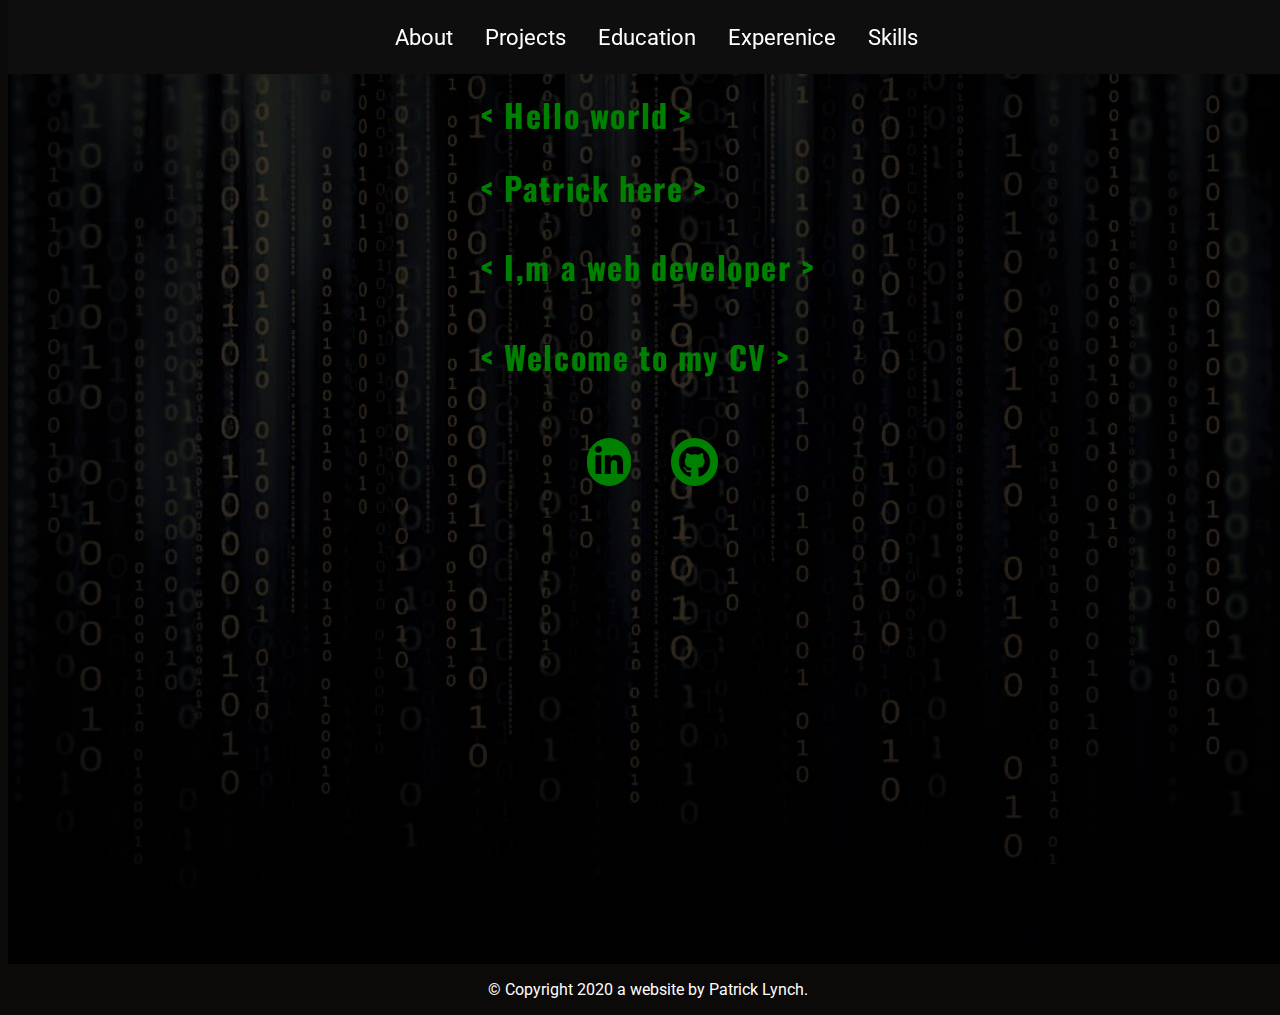
<file: index.html>
<!DOCTYPE html>
<html lang="en">
    <head>
        <meta charset="UTF-8">
        <meta name="viewport" content="width=device-width, initial-scale=1.0">
        <title>About page</title>
        <!-- links to stylesheets -->
        <link rel="stylesheet" href="assets/style.css">
        <!-- <link rel="stylesheet" href="assets/style2.css"> -->
        <!-- <link rel="stylesheet" href="style2.css">  -->
    </head>
    <body>
        <header>
            <!-- start of navbar -->
            <nav class="nav-container">
                <a href="index.html" class="nav-flex-item">About</a>
                <a href="projects.html" class="nav-flex-item">Projects</a>
                <a href="education.html" class="nav-flex-item">Education</a>
                <a href="experenice.html" class="nav-flex-item">Experenice</a>
                <a href="skills.html" class="nav-flex-item">Skills</a>
            </nav>
            <!-- end nav -->
        </header>
        <!-- start of main -->
        <main class="main-section">
            <!-- callout section -->
            <section class="callout-section">
                <div class="callout-section-content">
                    <div class="flex-item-wrapper text-oswald">
                        <h2 class="callout-section-flex-item">&lt; Hello world &gt;</h2>
                        <h2 class="callout-section-flex-item"> &lt; Patrick here &gt;</h2>
                        <h3 class="callout-section-flex-item">&lt; I,m a web developer &gt;</h3>
                        <h4 class="callout-section-flex-item">&lt; Welcome to my CV &gt;</h4>
                    </div>
                </div>
                <!-- socail links -->
                <div class="social-links">
                    <a href="https://www.linkedin.com/in/patrick-lynch-5b831317b/" target="_blank">
                        <i class="fab fa-linkedin-in  social-icon-footer-icon"></i>
                    </a>
                    <a href="https://github.com/plyn85" target="_blank">
                        <i class="fab fa-github  social-icon-footer-icon"></i>
                    </a>
                </div>
            </section>
        </main>
        <!-- end main -->
        <!-- start of footer -->
        <footer class="white">
            <div class="home-footer-div home-footer-div-alt-two-css">© Copyright 2020 a website by Patrick Lynch.</div>
        </footer>
        <!-- end footer -->
    </body>
</html>
</file>
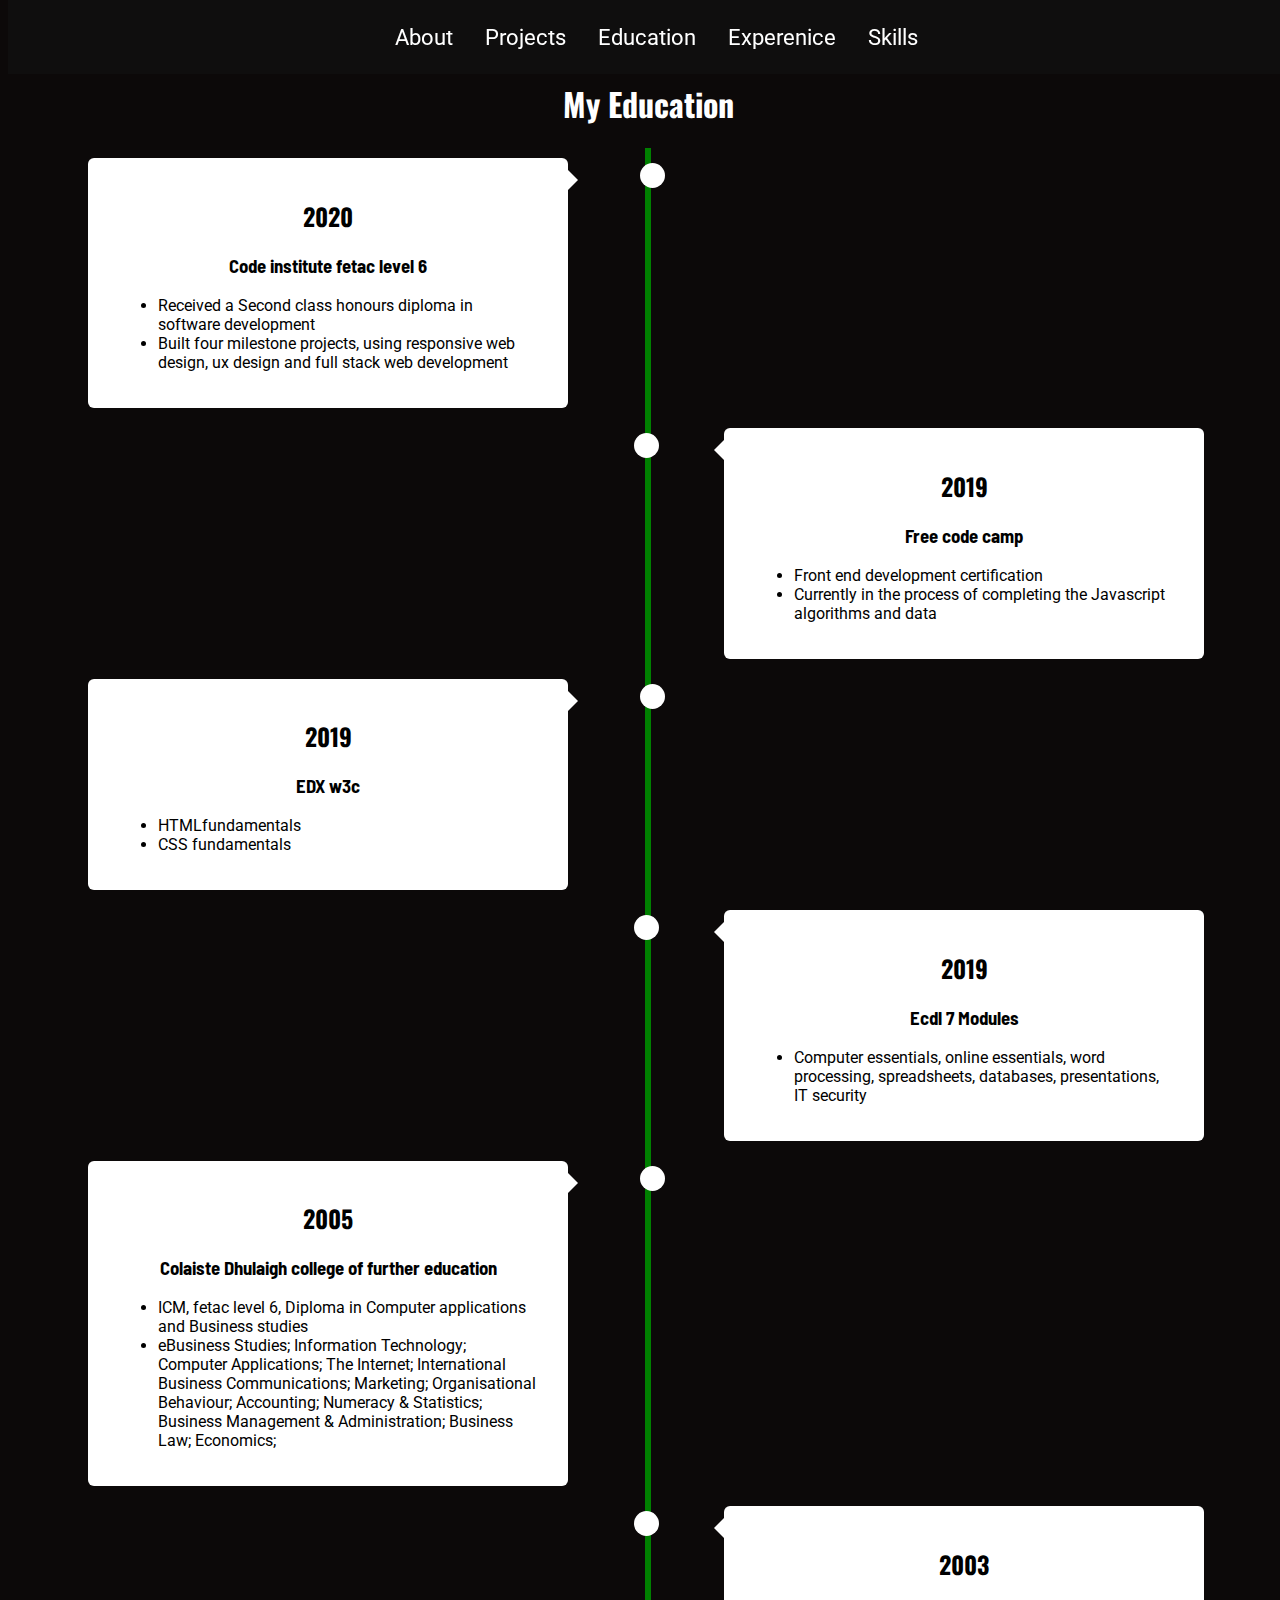
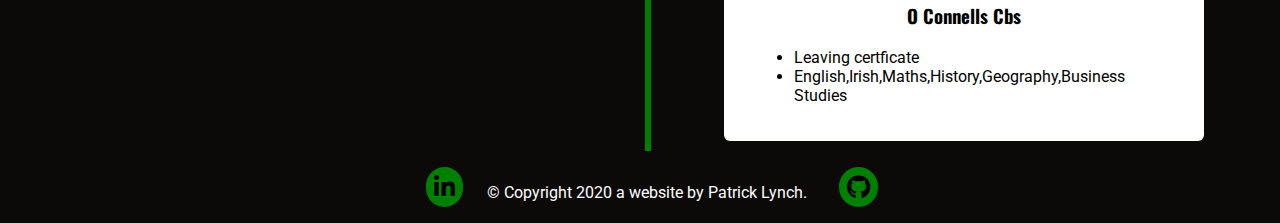
<file: education.html>
<!DOCTYPE html>
<html lang="en">
    <head>
        <meta charset="UTF-8">
        <meta name="viewport" content="width=device-width, initial-scale=1.0">
        <title>Education page</title>
        <!-- links to stylesheets -->
        <link rel="stylesheet" href="assets/style.css">
        <!-- <link rel="stylesheet" href="style1.css">
    <link rel="stylesheet" href="style2.css"> -->
    </head>
    <body>
        <!-- start of navbar -->
        <nav class="nav-container">
            <a href="index.html" class="nav-flex-item">About</a>
            <a href="projects.html" class="nav-flex-item">Projects</a>
            <a href="education.html" class="nav-flex-item">Education</a>
            <a href="experenice.html" class="nav-flex-item">Experenice</a>
            <a href="skills.html" class="nav-flex-item">Skills</a>
        </nav>
        <main>
            <h1 class="text-center white text-oswald">My Education</h1>
            <section class="timeline">
                <div class="container left">
                    <div class="content">
                        <h2 class="text-center text-oswald">2020</h2>
                        <h3 class="text-center text-barlow">Code institute fetac level 6</h3>
                        <ul>
                            <li>Received a Second class honours diploma in software development</li>
                            <li>Built four milestone projects, using responsive web design, ux design and full stack web development</li>
                        </ul>
                    </div>
                </div>
                <div class="container right">
                    <div class="content">
                        <h2 class="text-center text-oswald">2019</h2>
                        <!-- <p class="text-center">Certifications</p> -->
                        <h3 class="text-barlow text-center">Free code camp</h3>
                        <ul>
                            <li>Front end development certification</li>
                            <li>Currently in the process of completing the Javascript algorithms and data</li>
                        </ul>
                    </div>
                </div>
                <div class="container left">
                    <div class="content">
                        <h2 class="text-center text-oswald">2019</h2>
                        <h3 class="text-barlow text-center">EDX w3c</h3>
                        <ul>
                            <li>HTMLfundamentals</li>
                            <li>CSS fundamentals</li>
                        </ul>
                    </div>
                </div>
                <div class="container right">
                    <div class="content">
                        <h2 class="text-center text-oswald">2019</h2>
                        <h3 class="text-center text-barlow">Ecdl 7 Modules</h3>
                        <ul>
                            <li>
                                Computer essentials, online essentials, word processing, spreadsheets,
                                databases, presentations, IT security
                            </li>
                        </ul>
                    </div>
                </div>
                <div class="container left">
                    <div class="content  card">
                        <h2 class="text-center text-oswald">2005</h2>
                        <h3 class="text-center text-barlow">Colaiste Dhulaigh college of further education</h3>
                        <ul>
                            <li>ICM, fetac level 6, Diploma in Computer applications and Business studies</li>
                            <li>
                                eBusiness Studies; Information Technology; Computer Applications; The
                                Internet; International Business Communications; Marketing; Organisational
                                Behaviour; Accounting; Numeracy & Statistics; Business Management &
                                Administration; Business Law; Economics;
                            </li>
                        </ul>
                    </div>
                </div>
                <div class="container right">
                    <div class="content">
                        <h2 class="text-center text-oswald">2003</h2>
                        <!-- <p class="text-center">Certifications</p> -->
                        <h3 class="text-barlow text-oswald text-center">O Connells Cbs</h3>
                        <ul>
                            <li>Leaving certficate</li>
                            <li>English,Irish,Maths,History,Geography,Business Studies</li>
                        </ul>
                    </div>
                </div>
            </section>
        </main>
        <footer class="white">
            <a href="https://www.linkedin.com/in/patrick-lynch-5b831317b/" target="_blank" class="social-link-footer">
                <i class="fab fa-linkedin-in  social-icon-footer-icon"></i>
            </a>
            <div>© Copyright 2020 a website by Patrick Lynch.</div>
            <a href="https://github.com/plyn85" target="_blank" class="social-link-footer">
                <i class="fab fa-github  social-icon-footer-icon"></i>
            </a>
        </footer>
    </body>
</html>
</file>
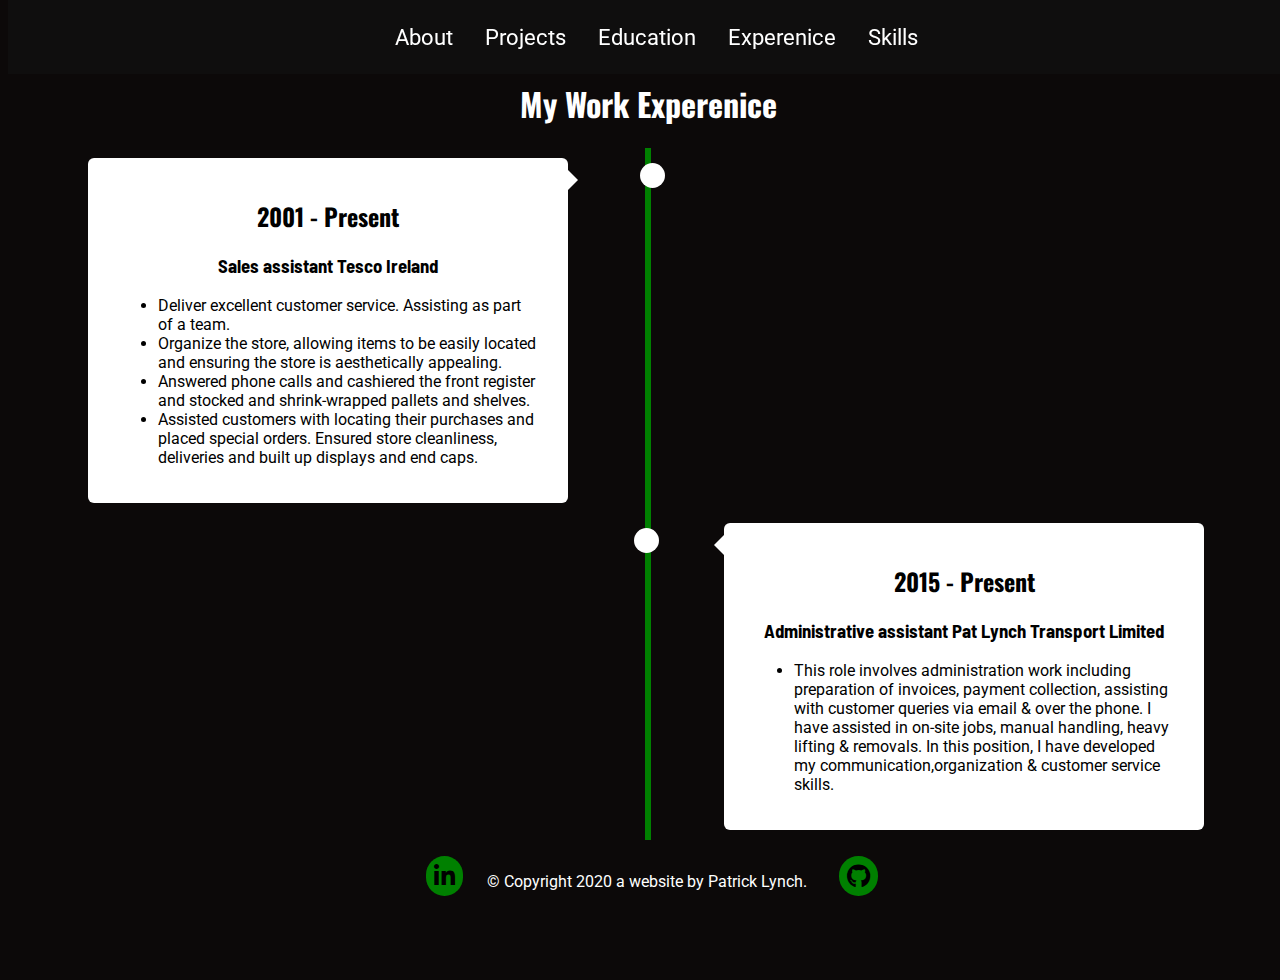
<file: experenice.html>
<!DOCTYPE html>
<html lang="en">
    <head>
        <meta charset="UTF-8">
        <meta name="viewport" content="width=device-width, initial-scale=1.0">
        <title>Experience page</title>
        <!-- links to stylesheets -->
        <link rel="stylesheet" href="assets/style.css">
        <!-- <link rel="stylesheet" href="style1.css">
    <link rel="stylesheet" href="style2.css"> -->
    </head>
    <body>
        <!-- start of navbar -->
        <nav class="nav-container">
            <a href="index.html" class="nav-flex-item">About</a>
            <a href="projects.html" class="nav-flex-item">Projects</a>
            <a href="education.html" class="nav-flex-item">Education</a>
            <a href="experenice.html" class="nav-flex-item">Experenice</a>
            <a href="skills.html" class="nav-flex-item">Skills</a>
        </nav>
        <main>
            <h1 class="text-center white text-oswald">My Work Experenice</h1>
            <section class="timeline">
                <div class="container left">
                    <div class="content">
                        <h2 class="text-center text-oswald">2001 - Present</h2>
                        <h3 class="text-center text-barlow">Sales assistant Tesco Ireland</h3>
                        <ul>
                            <li>Deliver excellent customer service. Assisting as part of a team.</li>
                            <li>
                                Organize the store, allowing items to be easily located and ensuring the
                                store is aesthetically appealing.
                            </li>
                            <li>
                                Answered phone calls and cashiered the front register and stocked and
                                    shrink-wrapped pallets and shelves.
                            </li>
                            <li>
                                Assisted customers with locating their purchases and placed special
                                        orders. Ensured store cleanliness, deliveries and built up displays and
                                        end caps.
                            </li>
                        </ul>
                    </div>
                </div>
                <div class="container right">
                    <div class="content">
                        <h2 class="text-center text-oswald">2015 - Present</h2>
                        <!-- <p class="text-center">Certifications</p> -->
                        <h3 class="text-barlow text-center">Administrative assistant Pat Lynch Transport Limited</h3>
                        <ul>
                            <li>
                                This role involves administration work including preparation of invoices,
                                payment collection, assisting with customer queries via email & over
                                the phone. I have assisted in on-site jobs, manual handling, heavy lifting
                                & removals. In this position, I have developed my
                                communication,organization & customer service skills.
                            </li>
                        </ul>
                    </div>
                </div>
            </section>
        </main>
        <footer class="white">
            <a href="https://www.linkedin.com/in/patrick-lynch-5b831317b/" target="_blank" class="social-link-footer">
                <i class="fab fa-linkedin-in  social-icon-footer-icon"></i>
            </a>
            <div>© Copyright 2020 a website by Patrick Lynch.</div>
            <a href="https://github.com/plyn85" target="_blank" class="social-link-footer">
                <i class="fab fa-github  social-icon-footer-icon"></i>
            </a>
        </footer>
    </body>
</html>
</file>
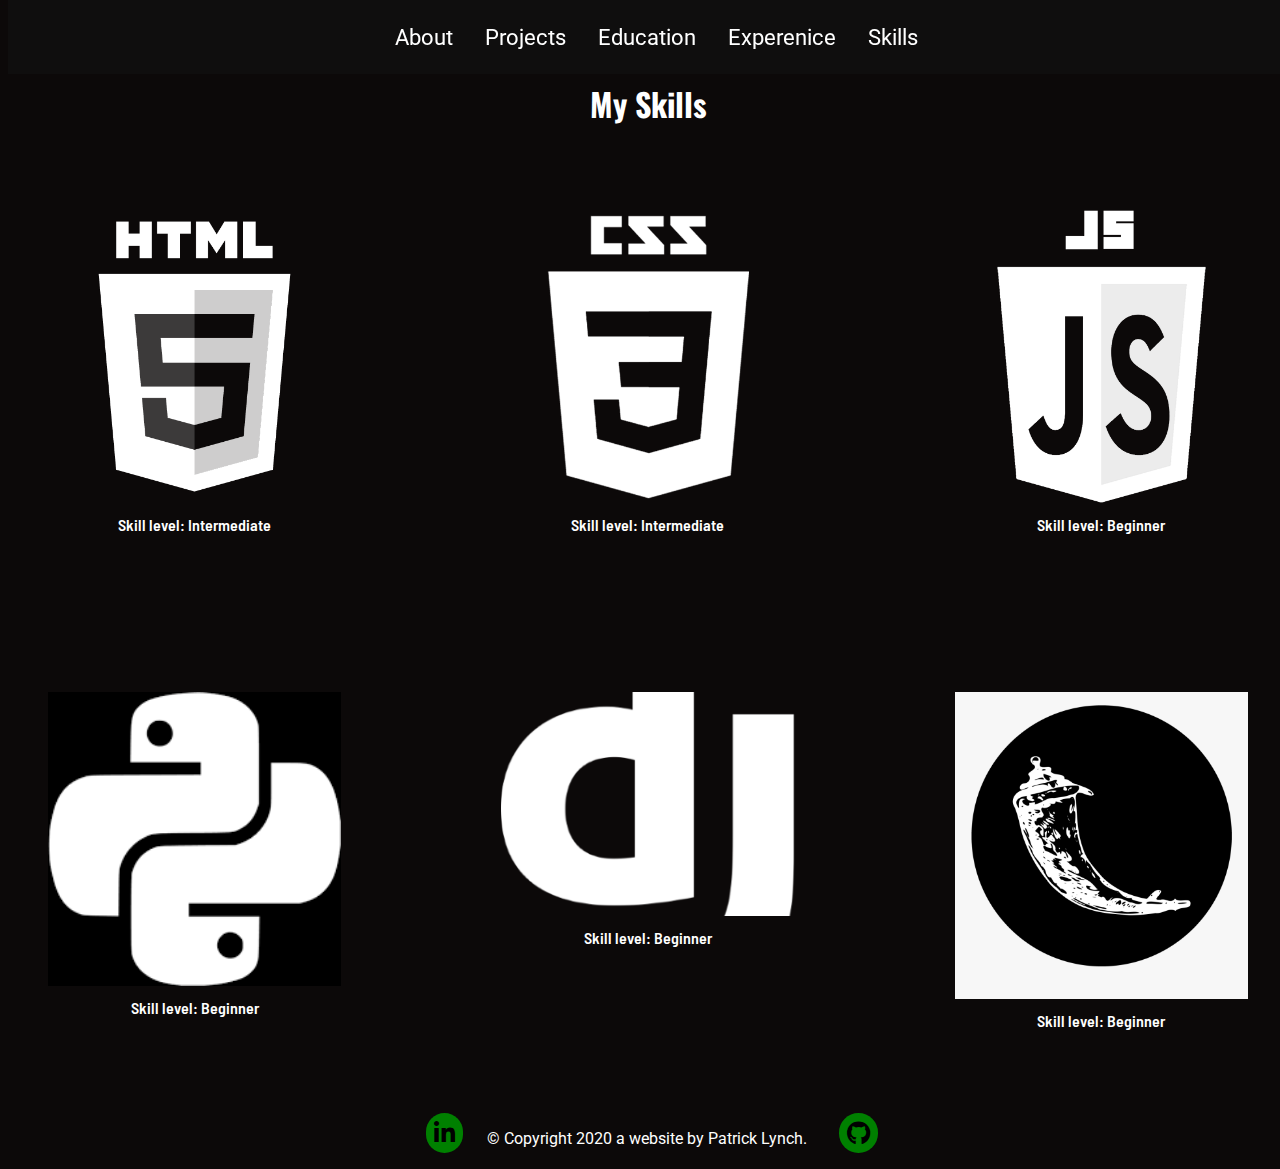
<file: skills.html>
<!DOCTYPE html>
<html lang="en">
    <head>
        <meta charset="UTF-8">
        <meta name="viewport" content="width=device-width, initial-scale=1.0">
        <title>Skills page</title>
        <!-- links to stylesheets -->
        <link rel="stylesheet" href="assets/style.css">
        <!-- <link rel="stylesheet" href="style1.css">
    <link rel="stylesheet" href="style2.css"> -->
    </head>
    <body>
        <!-- start of navbar -->
        <nav class="nav-container">
            <a href="index.html" class="nav-flex-item">About</a>
            <a href="projects.html" class="nav-flex-item">Projects</a>
            <a href="education.html" class="nav-flex-item">Education</a>
            <a href="experenice.html" class="nav-flex-item">Experenice</a>
            <a href="skills.html" class="nav-flex-item">Skills</a>
        </nav>
        <main>
            <h1 class="text-center white text-oswald">My Skills</h1>
            <section class="skills-projects-wrapper skills-wrapper">
                <section>
                    <a href="https://developer.mozilla.org/en-US/docs/Web/Guide/HTML/HTML5" target="_blank">
                        <figure>
                            <img src="images/html.png" alt="a html5 logo">
                            <figcaption>
                                Skill level: Intermediate
                            </figcaption>
                        </figure>
                    </a>
                </section>
                <section>
                    <a href="https://developer.mozilla.org/en-US/docs/Web/CSS" target="_blank">
                        <figure>
                            <img src="images/css3-white.png" alt="a css3 logo">
                            <figcaption>
                                Skill level: Intermediate
                            </figcaption>
                        </figure>
                    </a>
                </section>
                <section>
                    <a href="https://developer.mozilla.org/en-US/docs/Web/JavaScript" target="_blank">
                        <figure>
                            <img src="images/client-3.png" alt="a javascript logo">
                            <figcaption>
                                Skill level: Beginner
                            </figcaption>
                        </figure>
                    </a>
                </section>
                <section>
                    <a href="https://www.python.org/" target="_blank">
                        <figure>
                            <img src="images/download.png" alt="an image of the python logo">
                            <figcaption>
                                Skill level: Beginner
                            </figcaption>
                        </figure>
                    </a>
                </section>
                <section>
                    <a href="https://docs.djangoproject.com/en/3.1/" target="_blank">
                        <figure>
                            <img src="images/django-logo-black-and-white.png" alt="an image of the django logo" class="django-img-height">
                            <figcaption>
                                Skill level: Beginner
                            </figcaption>
                        </figure>
                    </a>
                </section>
                <section>
                    <a href="https://flask.palletsprojects.com/en/1.1.x/" target="_blank">
                        <figure>
                            <img src="images/python-flask-icon.png" alt="an image of the flask logo">
                            <figcaption>
                                Skill level: Beginner
                            </figcaption>
                        </figure>
                    </a>
                </section>
            </section>
        </main>
        <footer class="white">
            <a href="https://www.linkedin.com/in/patrick-lynch-5b831317b/" target="_blank" class="social-link-footer">
                <i class="fab fa-linkedin-in  social-icon-footer-icon"></i>
            </a>
            <div>© Copyright 2020 a website by Patrick Lynch.</div>
            <a href="https://github.com/plyn85" target="_blank" class="social-link-footer">
                <i class="fab fa-github  social-icon-footer-icon"></i>
            </a>
        </footer>
    </body>
</html>
</file>
<file: assets/style.css>
@import url("https://fonts.googleapis.com/css2?family=Roboto:wght@300;500;600;700;800&display=swap");
@import url("https://fonts.googleapis.com/css?family=Barlow+Semi+Condensed|Oswald&display=swap:,300,500,600,700,800,900");
@import url("https://cdnjs.cloudflare.com/ajax/libs/font-awesome/5.9.0/css/all.css");

/* set up for main body */

html,
body {
  width: 100%;
  height: 100%;
  box-sizing: border-box;
  font-size: 16px;
  font-family: "Roboto", sans-serif;
  background-color: #0c0909;
}

/* reusable components */

/* fonts */

.text-barlow {
  font-family: "Barlow Semi Condensed", sans-serif;
}

.text-oswald {
  font-family: "Oswald", sans-serif;
}

/* end fonts */

/* colors */

.white {
  color: #ffffff;
}

.bg-black {
  background-color: #000000;
}

.text-center {
  text-align: center;
}

/* tageting all h1 */

h1 {
  margin-top: 5rem;
}

/* navbar */

/* creating sticky navbar*/

.nav-container {
  background-color: #0f0e0efa;
  padding: 0.5rem 0.5rem;
  position: fixed;
  width: 100%;
  z-index: 1;
  top: 0;
}

/* socail links also added here  */

.social-links,
.nav-container {
  display: flex;
  flex-direction: row;
  font-size: 1.4rem;
  justify-content: center;
}

/*  targeting all links when not visited*/

a {
  margin: 1rem;
  color: #ffffff;
  text-decoration: none;
}

/* targeting all links when visited */

a:visited {
  color: rgb(128, 128, 128);
}

/* tageting all links on hover */

a:hover {
  color: rgb(0, 128, 0);
  transform: scale(1.1);
}

/* main section about page*/

.callout-section {
  display: flex;
  flex-direction: column;
  align-items: center;
  background: url("/images/coding_image.jpeg");
  background-size: cover;
  background-position: center;
  width: 100%;
  height: 100vh;
  position: relative;
  margin-top: 4rem;
}

.flex-item-wrapper {
  letter-spacing: 0.1rem;
}

.social-links,
.callout-section-flex-item {
  font-size: 2rem;
  color: rgb(0, 128, 0);
  animation: fadeIn ease 10s;
  -webkit-animation: fadeIn ease 10s;
  -moz-animation: fadeIn ease 10s;
  -o-animation: fadeIn ease 10s;
  -ms-animation: fadeIn ease 10s;
}

/* key frames animation so callout section text fades in*/

@keyframes fadeIn {
  0% {
    opacity: 0;
  }
  100% {
    opacity: 1;
  }
}

@-webkit-keyframes fadeIn {
  0% {
    opacity: 0;
  }
  100% {
    opacity: 1;
  }
}

/* footer */

/* over riding some of the footer css form above */

.social-icon-footer-icon {
  margin: 0 0 0 0.5rem;
  color: #000000;
  padding: 0.5rem;
  border-radius: 1.5rem;
  background-color: rgb(0, 128, 0);
}

/* changing socail icons color on hover  */

.social-icon-footer-icon:hover {
  color: rgb(0, 128, 0);
  background-color: black;
}

/* timeline css form  https://www.w3schools.com/howto/howto_css_timeline.asp*/

/* The actual timeline (the vertical ruler) */

.timeline {
  position: relative;
  max-width: 75rem;
  margin: 0 auto;
}

/* The actual timeline (the vertical ruler) */

.timeline::after {
  content: "";
  position: absolute;
  width: 0.375rem;
  background-color: rgb(0, 128, 0);
  top: 0;
  bottom: 0;
  left: 50%;
  margin-left: -0.188rem;
}

/* Container around content */

.container {
  padding: 0.625rem 2.5rem;
  position: relative;
  background-color: inherit;
  width: 40%;
}

/* The circles on the timeline */

.container::after {
  content: "";
  position: absolute;
  width: 1.563rem;
  height: 1.563rem;
  right: -3.563rem;
  background-color: #ffffff;
  border: 0.25 rem solid rgb(0, 128, 0);
  top: 0.938rem;
  border-radius: 50%;
  z-index: 1;
}

/* Place the container to the right */

.right {
  left: 53%;
}

/* Add arrows to the left container (pointing right) */

.left::before {
  content: " ";
  height: 0;
  position: absolute;
  top: 1.375rem;
  width: 0;
  z-index: 1;
  right: 1.875rem;
  border: medium solid #ffffff;
  border-width: 0.625rem 0 0.625rem 0.625rem;
  border-color: transparent transparent transparent #ffffff;
}

/* Add arrows to the right container (pointing left) */

.right::before {
  content: " ";
  height: 0;
  position: absolute;
  top: 1.375rem;
  width: 0;
  z-index: 1;
  left: 1.875rem;
  border: medium solid #ffffff;
  border-width: 0.625rem 0.625rem 0.625rem 0;
  border-color: transparent #ffffff transparent transparent;
}

/* Fix the circle for containers on the right side */

.right::after {
  left: -3.125rem;
}

/* The actual content */

.content {
  /* max-width: 60%; */
  padding: 1.25rem 1.875rem;
  background-color: #ffffff;
  position: relative;
  border-radius: 0.375em;
}

/* Media queries - Responsive timeline on screens less than 600px wide */

@media screen and (max-width: 600px) {
  /* Place the timelime to the left */
  .timeline::after {
    left: 1.938rem;
  }
  /* Full-width containers */
  .container {
    width: 100%;
    padding-left: 4.375rem;
    padding-right: 1.563rem;
  }
  /* Make sure that all arrows are pointing leftwards */
  .container::before {
    left: 3.75rem;
    border: medium solid #ffffff;
    border-width: 0.625rem 0.625rem 0.625rem 0;
    border-color: transparent 3.75rem transparent transparent;
  }
  /* Make sure all circles are at the same spot */
  .left::after,
  .right::after {
    left: 0.938rem;
  }
  /* Make all right containers behave like the left ones */
  .right {
    left: 0%;
  }
}

/* skills and projects section */

/* for both skills and projects */

.skills-projects-wrapper {
  margin-top: 3rem;
  justify-content: center;
  display: grid;
  grid-gap: 1.25rem;
}

.skills-projects-wrapper img {
  width: 100%;
  height: 100%;
  -o-object-fit: cover;
  object-fit: cover;
}

figcaption {
  color: #ffffff;
  text-align: center;
  font-family: "Barlow Semi Condensed", sans-serif;
  font-weight: 600;
  padding: 0.5rem;
}

/* projects and slills images both grow on hover */

.skills-projects-wrapper img:hover {
  transform: scale(1.1);
}

/* just for skills */

.skills-wrapper {
  grid-template-columns: repeat(auto-fit, minmax(18rem, 1fr));
  padding-bottom: 1.5rem;
  grid-gap: 5rem;
}

/* detting max height for django image to align with other elements */

.django-img-height {
  max-height: 14rem;
}

/* just for projects */

.projects-wrapper {
  grid-template-columns: repeat(auto-fit, minmax(30rem, 1fr));
}

.projects-wrapper figcaption {
  margin-bottom: 1rem;
}

.projects-wrapper figcaption span {
  padding: 2rem;
}

/* footer */

footer {
  display: flex;
  justify-content: center;
}

/* targeting each footer div */

footer div {
  padding: 0.5rem;
  margin-top: 1.5rem;
}

/* targeting div in home page on footer only */

.home-footer-div {
  margin: 0.5rem 0;
}

/* targeting socail links footer */

.social-link-footer {
  font-size: 1.5rem;
}
</file>
<file: assets/style2.css>
@import url("https://fonts.googleapis.com/css2?family=Bebas+Neue:wght@300;500;600;700;800&display=swap");
@import url("https://fonts.googleapis.com/css2?family=Montserrat:wght@300;500;600;700;800&display=swap");
@import url("https://cdnjs.cloudflare.com/ajax/libs/font-awesome/5.9.0/css/all.css");

/* set up for main body */

html,
body {
  width: 100%;
  height: 100%;
  box-sizing: border-box;
  font-size: 16px;
  font-family: "Montserrat", sans-serif;
  background-color: #424040fa;
}

/* reusable components */

/* fonts */

.text-mono {
  font-family: "Montserrat", sans-serif;
}

.text-bebas {
  font-family: "Bebas Neue", cursive;
}

/* end fonts */

/* colors */

.white {
  color: #ffffff;
}

.bg-black {
  background-color: #000000;
}

.text-center {
  text-align: center;
}

/* tageting all h1 */

h1 {
  margin-top: 5rem;
  font-family: "Bebas Neue", cursive;
}

/* navbar */

/* creating sticky navbar*/

.nav-container {
  font-family: "Bebas Neue", cursive;
  background-color: #424040fa;
  padding: 0.5rem 0.5rem;
  position: fixed;
  width: 100%;
  z-index: 1;
  top: 0;
}

/* socail links also added here  */

.social-links,
.nav-container {
  display: flex;
  flex-direction: row;
  font-size: 1.8rem;
  justify-content: center;
}

.nav-flex-item {
  margin: 1rem;
}

/*  targeting all links when not visited*/

a {
  color: #ffffff;
  text-decoration: none;
}

/* targeting all links when visited */

a:visited {
  color: #000000;
}

/* tageting all links on hover */

a:hover {
  color: rgb(238, 4, 4);
  transform: scale(1.1);
}

/* main section about page*/

.callout-section {
  display: flex;
  flex-direction: column;
  align-items: center;
  background: url("/images/laptop.jpg");
  background-size: cover;
  background-position: center;
  width: 100%;
  height: 100vh;
  position: relative;
  margin-top: 5rem;
}

.flex-item-wrapper {
  letter-spacing: 0.1rem;
}

.social-links,
.callout-section-flex-item {
  font-size: 2rem;
  font-weight: 600;
  font-family: "Bebas Neue", cursive;
  color: #ffffff;
  animation: fadeIn ease 10s;
  -webkit-animation: fadeIn ease 10s;
  -moz-animation: fadeIn ease 10s;
  -o-animation: fadeIn ease 10s;
  -ms-animation: fadeIn ease 10s;
}

/* key frames animation so callout section text fades in*/

@keyframes fadeIn {
  0% {
    opacity: 0;
  }
  100% {
    opacity: 1;
  }
}

@-webkit-keyframes fadeIn {
  0% {
    opacity: 0;
  }
  100% {
    opacity: 1;
  }
}

/* footer */

/* over riding some of the footer css form above */

.social-icon-footer-icon {
  margin: 0 0 0 0.5rem;
  color: #000000;
  padding: 0.5rem;
  border-radius: 1.5rem;
  background-color: #ffffff;
}

/* changing socail icons color on hover  */

.social-icon-footer-icon:hover {
  color: #ffffff;
  background-color: #000000;
}

/* timeline css form  https://www.w3schools.com/howto/howto_css_timeline.asp*/

/* The actual timeline (the vertical ruler) */

.timeline {
  position: relative;
  max-width: 75rem;
  margin: 0 auto;
}

/* The actual timeline (the vertical ruler) */

.timeline::after {
  content: "";
  position: absolute;
  width: 0.375rem;
  background-color: #ffffff;
  top: 0;
  bottom: 0;
  left: 50%;
  margin-left: -0.188rem;
}

/* Container around content */

.container {
  padding: 0.625rem 2.5rem;
  position: relative;
  background-color: inherit;
  width: 40%;
}

/* The circles on the timeline */

.container::after {
  content: "";
  position: absolute;
  width: 1.563rem;
  height: 1.563rem;
  right: -3.563rem;
  background-color: #000000;
  border: 0.25rem solid #ffffff;
  top: 0.938rem;
  border-radius: 50%;
  z-index: 1;
}

/* Place the container to the right */

.right {
  left: 53%;
}

/* Add arrows to the left container (pointing right) */

.left::before {
  content: " ";
  height: 0;
  position: absolute;
  top: 1.375rem;
  width: 0;
  z-index: 1;
  right: 1.875rem;
  border: medium solid #ffffff;
  border-width: 0.625rem 0 0.625rem 0.625rem;
  border-color: transparent transparent transparent #ffffff;
}

/* Add arrows to the right container (pointing left) */

.right::before {
  content: " ";
  height: 0;
  position: absolute;
  top: 1.375rem;
  width: 0;
  z-index: 1;
  left: 1.875rem;
  border: medium solid #ffffff;
  border-width: 0.625rem 0.625rem 0.625rem 0;
  border-color: transparent #ffffff transparent transparent;
}

/* Fix the circle for containers on the right side */

.right::after {
  left: -3.125rem;
}

/* The actual content */

.content {
  /* max-width: 60%; */
  padding: 1.25rem 1.875rem;
  background-color: #ffffff;
  position: relative;
  border-radius: 0.375em;
}

/* Media queries - Responsive timeline on screens less than 600px wide */

@media screen and (max-width: 600px) {
  /* Place the timelime to the left */
  .timeline::after {
    left: 1.938rem;
  }
  /* Full-width containers */
  .container {
    width: 100%;
    padding-left: 4.375rem;
    padding-right: 1.563rem;
  }
  /* Make sure that all arrows are pointing leftwards */
  .container::before {
    left: 3.75rem;
    border: medium solid #ffffff;
    border-width: 0.625rem 0.625rem 0.625rem 0;
    border-color: transparent 3.75rem transparent transparent;
  }
  /* Make sure all circles are at the same spot */
  .left::after,
  .right::after {
    left: 0.938rem;
  }
  /* Make all right containers behave like the left ones */
  .right {
    left: 0%;
  }
}

/* skills and projects section */

/* for both skills and projects */

.skills-projects-wrapper {
  margin-top: 3rem;
  justify-content: center;
  display: grid;
  grid-gap: 1.25rem;
}

.skills-projects-wrapper img {
  width: 100%;
  height: 100%;
  -o-object-fit: cover;
  object-fit: cover;
}

figcaption {
  color: #ffffff;
  text-align: center;
  font-family: "Montserrat", sans-serif;
  font-weight: 400;
  padding: 0.5rem;
}

/* projects and slills images both grow on hover */

.skills-projects-wrapper img:hover {
  transform: scale(1.1);
}

/* just for skills */

.skills-wrapper {
  grid-template-columns: repeat(auto-fit, minmax(20rem, 1fr));
  padding-bottom: 1.5rem;
  grid-gap: 3rem;
}

/* setting max height for django image to align with other elements */

.django-img-height {
  max-height: 23rem;
}

/* just for projects */

.projects-wrapper {
  grid-template-columns: repeat(auto-fit, minmax(30rem, 1fr));
}

.projects-wrapper figcaption {
  margin-bottom: 1rem;
}

.projects-wrapper figcaption span {
  padding: 2rem;
}

/* footer */

footer {
  margin-top: 1rem;
  display: flex;
  justify-content: center;
}

/* targeting each footer div */

footer div {
  padding: 0.5rem;
  margin-top: 0.4rem;
}

/* targeting div in home page on footer only */

.home-footer-div {
  margin: 0.5rem 0;
}

/* over ridding color */

.home-footer-div-alt-two-css {
  font-family: "Montserrat", sans-serif;
  color: #ffffff;
}

/* targeting socail links footer */

.social-link-footer {
  font-size: 1.5rem;
}
</file>
